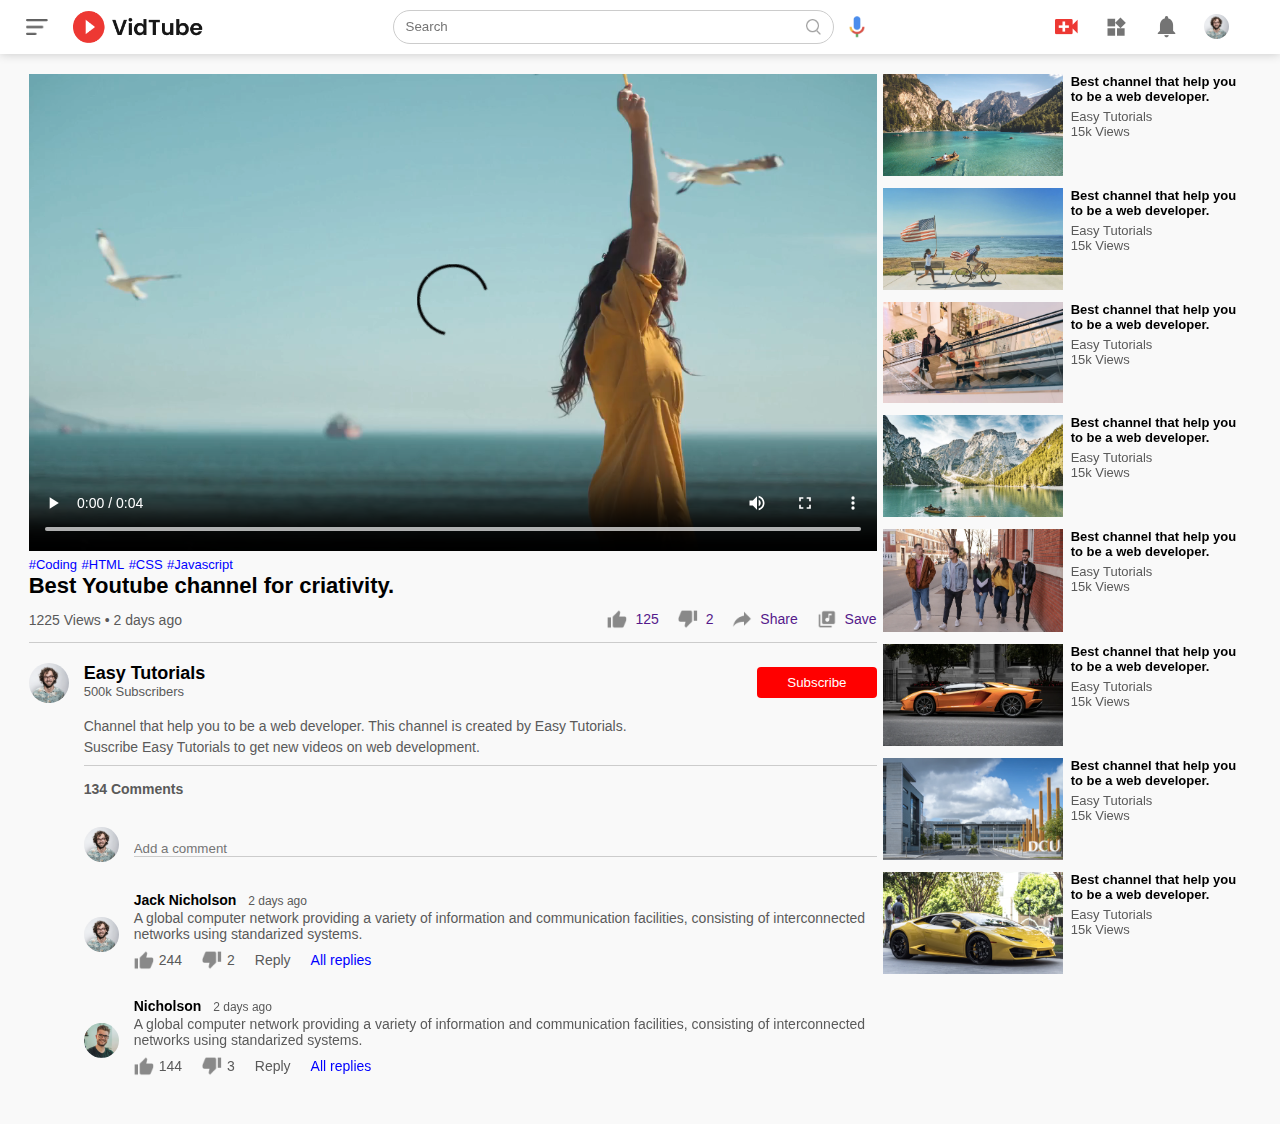
<file: play-video.html>
<!DOCTYPE html>
<html lang="en">
<head>
    <meta charset="UTF-8">
    <meta name="viewport" content="width=device-width, initial-scale=1.0">
    <title>Play Video</title>
    <link rel="stylesheet" href="style.css">
</head>
<body>
    <!-- Navbar -->
    <nav class="flex-div">
        <div class="nav-left flex-div">
          <img class="menu-icon" src="images/menu.png" alt="menu">
          <img class="logo" src="images/logo.png" alt="">
        </div>
        <div class="nav-middle flex-div">
          <div class="search-box flex-div">
            <input type="text" placeholder="Search">
            <img src="images/search.png" alt="">
          </div>
          <img src="images/voice-search.png" class="mic-icon" alt="mic-icon">
        </div>
        <div class="nav-right flex-div">
          <img src="images/upload.png" alt="upload">
          <img src="images/more.png" alt="more">
          <img src="images/notification.png" alt="notification">
          <img class="user-icon" src="images/Jack.png" alt="user">
        </div>
      </nav>
      <!-- container -->
      <div class="container play-container">
        <div class="row">
            <div class="play-video">
                <video controls autoplay >
                    <source src="images/video.mp4" type="video/mp4">
                </video>
                <div class="tags">
                    <a href="">#Coding</a>
                    <a href="">#HTML</a>
                    <a href="">#CSS</a>
                    <a href="">#Javascript</a>
                </div>
                <h3>Best Youtube channel for criativity.</h3>
                <div class="play-video-info">
                    <p>1225 Views &bull; 2 days ago</p>
                    <div>
                        <a href=""><img src="images/like.png" alt="">125</a>
                        <a href=""><img src="images/dislike.png" alt="">2</a>
                        <a href=""><img src="images/share.png" alt="">Share</a>
                        <a href=""><img src="images/save.png" alt="">Save</a>
                    </div>
                </div>
                <hr>
                <div class="publisher">
                    <img src="images/Jack.png" alt="">
                    <div>
                        <p>Easy Tutorials</p>
                        <span>500k Subscribers</span>
                    </div>
                    <button>Subscribe</button>
                </div>
                <div class="vid-description">
                    <p>Channel that help you to be a web developer. This channel is created by Easy Tutorials.</p>
                    <p>Suscribe Easy Tutorials to get new videos on web development.</p>
                    <hr>
                    <h4>134 Comments</h4>
                    <div class="add-comment">
                        <img src="images/Jack.png" alt="">
                        <input type="text" placeholder="Add a comment">
                    </div>
                    <div class="old-comment">
                        <img src="images/Jack.png" alt="">
                        <div>
                            <h3>Jack Nicholson <span>2 days ago</span></h3>
                            <p>A global computer network providing a variety of information and communication facilities, consisting of interconnected networks using standarized systems.</p>
                            <div class="comment-action">
                                <img src="images/like.png" alt="">
                                <span>244</span>
                                <img src="images/dislike.png" alt="">
                                <span>2</span>
                                <span>Reply</span>
                                <a href="">All replies</a>
                            </div>
                        </div>
                    </div>
                    <div class="old-comment">
                        <img src="images/simon.png" alt="">
                        <div>
                            <h3>Nicholson <span>2 days ago</span></h3>
                            <p>A global computer network providing a variety of information and communication facilities, consisting of interconnected networks using standarized systems.</p>
                            <div class="comment-action">
                                <img src="images/like.png" alt="">
                                <span>144</span>
                                <img src="images/dislike.png" alt="">
                                <span>3</span>
                                <span>Reply</span>
                                <a href="">All replies</a>
                            </div>
                        </div>
                    </div>
                </div>
            </div>
            <div class="right-sidebar">
                <div class="side-video-list">
                    <a href="" class="small-thumbnail">
                        <img src="images/thumbnail1.png">
                    </a>
                    <div class="vid-info">
                        <a href="">Best channel that help you to be a web developer.</a>
                        <p>Easy Tutorials</p>
                        <p>15k Views</p>
                    </div>
                </div>
                <div class="side-video-list">
                    <a href="" class="small-thumbnail">
                        <img src="images/thumbnail2.png">
                    </a>
                    <div class="vid-info">
                        <a href="">Best channel that help you to be a web developer.</a>
                        <p>Easy Tutorials</p>
                        <p>15k Views</p>
                    </div>
                </div>
                <div class="side-video-list">
                    <a href="" class="small-thumbnail">
                        <img src="images/thumbnail3.png">
                    </a>
                    <div class="vid-info">
                        <a href="">Best channel that help you to be a web developer.</a>
                        <p>Easy Tutorials</p>
                        <p>15k Views</p>
                    </div>
                </div>
                <div class="side-video-list">
                    <a href="" class="small-thumbnail">
                        <img src="images/thumbnail4.png">
                    </a>
                    <div class="vid-info">
                        <a href="">Best channel that help you to be a web developer.</a>
                        <p>Easy Tutorials</p>
                        <p>15k Views</p>
                    </div>
                </div>
                <div class="side-video-list">
                    <a href="" class="small-thumbnail">
                        <img src="images/thumbnail5.png">
                    </a>
                    <div class="vid-info">
                        <a href="">Best channel that help you to be a web developer.</a>
                        <p>Easy Tutorials</p>
                        <p>15k Views</p>
                    </div>
                </div>
                <div class="side-video-list">
                    <a href="" class="small-thumbnail">
                        <img src="images/thumbnail6.png">
                    </a>
                    <div class="vid-info">
                        <a href="">Best channel that help you to be a web developer.</a>
                        <p>Easy Tutorials</p>
                        <p>15k Views</p>
                    </div>
                </div>
                <div class="side-video-list">
                    <a href="" class="small-thumbnail">
                        <img src="images/thumbnail7.png">
                    </a>
                    <div class="vid-info">
                        <a href="">Best channel that help you to be a web developer.</a>
                        <p>Easy Tutorials</p>
                        <p>15k Views</p>
                    </div>
                </div>
                <div class="side-video-list">
                    <a href="" class="small-thumbnail">
                        <img src="images/thumbnail8.png">
                    </a>
                    <div class="vid-info">
                        <a href="">Best channel that help you to be a web developer.</a>
                        <p>Easy Tutorials</p>
                        <p>15k Views</p>
                    </div>
                </div>
            </div>
      </div>
</body>
</html>
</file>
<file: style.css>
*{
    margin: 0;
    padding: 0;
    box-sizing: border-box;
    font-family: 'Poppins', sans-serif;
}
a{
    text-decoration: none;
}
img{
    cursor: pointer;
}
/* nav */

.flex-div{
    display: flex;
    align-items: center;
}
nav{
    padding: 10px 2%;
    justify-content: space-between;
    box-shadow: 0 0 10px rgba(0, 0, 0, 0.2);
    background: #fff;
    position: sticky;
    top: 0;
    z-index: 10;
}
.nav-right img{
    width: 25px;
    margin-right: 25px;
}
.user-icon{
    width: 35px;
    border-radius: 50%;
    margin-right: 0;
}
.nav-left .menu-icon{
    width: 22px;
    margin-right: 25px;
}
.nav-left .logo{
    width: 130px;
    color: red;
}
.nav-middle .mic-icon{
    width: 16px;
}
.nav-middle .search-box{
    border: 1px solid #ccc;
    margin-right: 15px;
    padding: 8px 12px;
    border-radius: 25px;
}
.nav-middle .search-box input{
    width: 400px;
    border: 0;
    outline: 0;
    background: transparent;
}
.nav-middle .search-box img{
    width: 15px;
}

/* sidebar */

.sidebar{
    background: #fff;
    width: 15%;
    height: 100vh;
    position: fixed;
    top: 0;
    padding-left: 2%;
    padding-top: 80px;

}
.shortcut-links a img{
    width: 20px;
    margin-right: 20px; ;
}
.shortcut-links a{
    display: flex;
    align-items: center;
    margin-bottom: 20px;
    width: fit-content;
    flex-wrap: wrap;
}
.shortcut-links a:first-child{
    color: #ed3833;
}
.sidebar hr{
    border: 0;
    height: 1px;
    background: #ccc;
    width: 85%;
}

.subscribed-list h3{
    font-size: 13px;
    margin: 20px 0;
    color: #5a5a5a;
}

.subscribed-list a{
    display: flex;
    align-items: center;
    margin-bottom: 20px;
    width: fit-content;
    flex-wrap: wrap;
}
.subscribed-list a img{
    width: 25px;
    border-radius: 50%;
    margin-right: 20px;
}
.small-sidebar{
    width: 5%;
}
.small-sidebar a p{
    display: none;

}
.small-sidebar h3{
    display: none;
}
.small-sidebar hr{
    width: 50%;
    margin-bottom: 25px;
}

/* main */

.container{
    background: #f9f9f9;
    padding-left: 17%;
    padding-right: 2%;
    padding-top: 20px;
    padding-bottom: 20px;
}
.large-container{
    padding-left: 7%;
}
.banner{
    width: 100%;
}
.banner img{
    width: 100%;
    border-radius: 8px;
}
.list-container{
    display: grid;
    grid-template-columns: repeat(auto-fit, minmax(250px,1fr));
    grid-column-gap: 16px;
    grid-row-gap: 30px;
    margin-top:15px;
}
.vid-list .thumbnail{
    width: 100%;
    border-radius: 5%;
}
.vid-list .flex-div{
    align-items: flex-start;
    margin-top: 7px;
}
.vid-list .flex-div img{
    width: 35px;
    margin-right: 10px;
    border-radius: 50%;
}
.vid-info{
    color: #5a5a5a;
    font-size: 13px;
}
.vid-info a{
    color: #000;
    font-weight: 600;
    display: block;
    margin-bottom: 5px;
}

@media (max-width: 900px){
    .menu-icon{
        display: none;
    }
    .sidebar{
        display: none;
    }
    .container{
        padding-left: 5%;
        padding-right: 5%;
    }
    .nav-right img{
        display: none;
    }
    .nav-right .user-icon{
        display: block;
        width: 30px;
    }
    .nav-middle .search-box input{
        width: 100%;
    }
    .nav-middle .mic-icon{
        display: none;
    }
    .nav-left .logo{
        width: 90px;
    }
}
/* play video page */
.play-container{
    padding-left: 2%;
}
.row{
    display: flex;
    justify-content: space-around;
    flex-wrap: wrap;
}
.play-video{
    flex-basis: 69%;
}
.right-sidebar{
    flex-basis: 30%;
}
.play-video video{
    width: 100%;
}
.side-video-list{
    display: flex;
    justify-content: space-between;
    margin-bottom: 8px;
}
.side-video-list img{
    width: 100%;
}
.side-video-list .small-thumbnail{
    flex-basis: 49%;
}
.side-video-list .vid-info{
    flex-basis: 49%;
}
.play-video .tags a{
    color: #0000ff;
    font-size: 13px;
}
.play-video h3{
    font-weight: 600;
    font-size: 22px;
}
.play-video .play-video-info{
    display: flex;
    justify-content: space-between;
    align-items: center;
    flex-wrap: wrap;
    margin-top: 10px;
    font-size: 14px;
    color: #5a5a5a;

}
.play-video .play-video-info a img{
    width: 20px;
    margin-right: 8px;
}
.play-video .play-video-info a{
    display: inline-flex;
    align-items: center;
    margin-left: 15px;
}
.play-video hr{
    border: none;
    height: 1px;
    background: #ccc;
    margin: 10px 0;
}
.publisher{
    display: flex;
    align-items: center;
    margin-top: 20px;
}
.publisher div{
    flex: 1;
    line-height: 18px;
}
.publisher img{
    width: 40px;
    border-radius: 50%;
    margin-right: 15px;
}
.publisher div p{
    color: #000;
    font-weight: 600;
    font-size: 18px;
}
.publisher div span{
    font-size: 13px;
    color: #5a5a5a;
}
.publisher button{
    background: red;
    color: #fff;
    padding: 8px 30px;
    border: 0;
    outline: 0;
    border-radius: 4px;
    cursor: pointer;

}
.vid-description{
    padding-left: 55px;
    margin: 15px 0 ;
}
.vid-description p{
    font-size: 14px;
    margin-bottom: 5px;
    color: #5a5a5a;
}
.vid-description h4{
    font-size: 14px;
    color: #5a5a5a;
    margin-top: 15px;
}
.add-comment{
    display: flex;
    align-items: center;
    margin: 30px 0;
}
.add-comment img{
    width: 35px;
    border-radius: 50%;
    margin-right: 15px;
}
.add-comment input{
    border: 0;
    outline: 0;
    border-bottom: 1px solid #ccc;
    width: 100%;
    padding-top: 10px;
    background: transparent;
}
.old-comment{
    display: flex;
    align-items: center;
    margin: 20px 0;
}
.old-comment img{
    width: 35px;
    border-radius: 50%;
    margin-right: 15px;
}
.old-comment h3{
    font-size: 14px;
    margin-bottom: 2px;
}
.old-comment h3 span{
    font-size: 12px;
    color: #5a5a5a;
    font-weight: 500;
    margin-left: 8px;
}
.old-comment .comment-action{
    display: flex;
    align-items: center;
    margin: 8px 0;
    font-size: 14px;
}
.old-comment .comment-action img{
    border-radius: 0;
    width: 20px;
    margin-right: 5px;
}
.old-comment .comment-action span{
    margin-right: 20px;
    color: #5a5a5a;
}
.old-comment .comment-action a{
    color: #0000ff;
}
@media (max-width: 900px){
    .play-video{
        flex-basis: 100%;
    }
    .right-sidebar{
        flex-basis: 100%;
    }
    .play-container{
        padding-left: 5%;
    }
    .vid-description{
        padding-left: 0;
    }
    .play-video .play-video-info a{
        margin-left: 0;
        margin-right: 15px;
        margin-top: 15px;
    }
}
</file>
